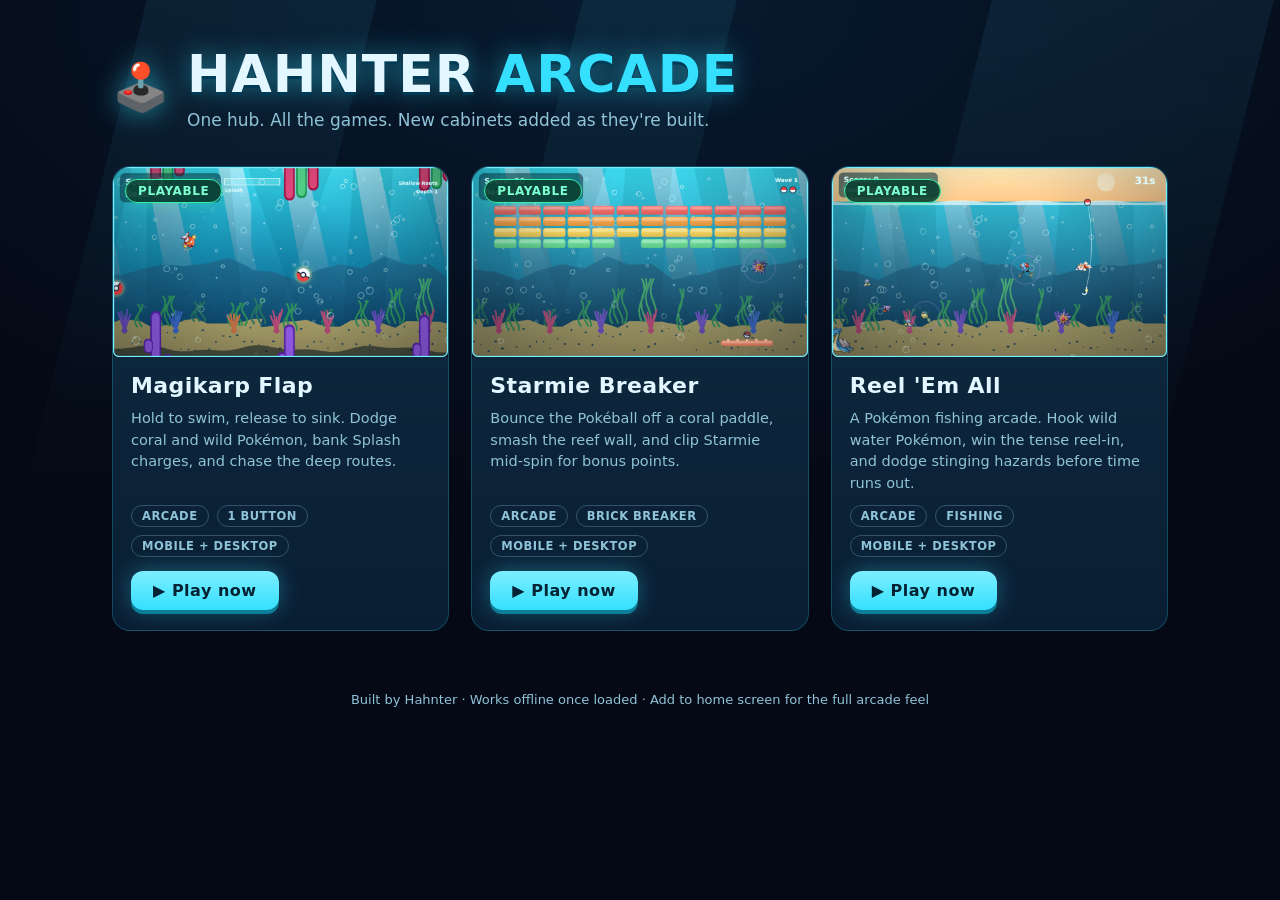
<file: index.html>
<!doctype html>
<html lang="en">
<head>
  <meta charset="utf-8" />
  <meta name="viewport" content="width=device-width, initial-scale=1" />
  <meta name="theme-color" content="#050915" />
  <meta name="description" content="Hahnter Arcade — a growing collection of small browser games. Pick a cabinet and play." />
  <title>Hahnter Arcade</title>
  <link rel="manifest" href="manifest.webmanifest" />
  <link rel="icon" href="games/magikarp-flap/assets/icon-192.png" />
  <link rel="stylesheet" href="hub.css" />
</head>
<body>
  <div class="ocean" aria-hidden="true">
    <span class="ray r1"></span><span class="ray r2"></span><span class="ray r3"></span>
    <span class="bub b1"></span><span class="bub b2"></span><span class="bub b3"></span>
    <span class="bub b4"></span><span class="bub b5"></span><span class="bub b6"></span>
    <span class="bub b7"></span><span class="bub b8"></span>
  </div>

  <header class="hub-header">
    <div class="marquee">
      <span class="glyph" aria-hidden="true">🕹️</span>
      <div>
        <h1>Hahnter <em>Arcade</em></h1>
        <p class="tagline">One hub. All the games. New cabinets added as they're built.</p>
      </div>
    </div>
  </header>

  <main>
    <section class="games" aria-label="Game library">
      <a class="card playable" href="games/magikarp-flap/index.html">
        <div class="thumb">
          <img src="games/magikarp-flap/assets/screenshot.png" alt="Magikarp Flap gameplay screenshot" loading="lazy" />
          <span class="badge live">Playable</span>
        </div>
        <div class="card-body">
          <h2>Magikarp Flap</h2>
          <p>Hold to swim, release to sink. Dodge coral and wild Pokémon, bank Splash charges, and chase the deep routes.</p>
          <ul class="meta">
            <li>Arcade</li><li>1 button</li><li>Mobile + Desktop</li>
          </ul>
          <span class="play-btn">▶ Play now</span>
        </div>
      </a>

      <a class="card playable" href="games/starmie-breaker/index.html">
        <div class="thumb">
          <img src="games/starmie-breaker/assets/screenshot.png" alt="Starmie Breaker gameplay screenshot" loading="lazy" />
          <span class="badge live">Playable</span>
        </div>
        <div class="card-body">
          <h2>Starmie Breaker</h2>
          <p>Bounce the Pokéball off a coral paddle, smash the reef wall, and clip Starmie mid-spin for bonus points.</p>
          <ul class="meta">
            <li>Arcade</li><li>Brick breaker</li><li>Mobile + Desktop</li>
          </ul>
          <span class="play-btn">▶ Play now</span>
        </div>
      </a>

      <a class="card playable" href="games/reel-em-all/index.html">
        <div class="thumb">
          <img src="games/reel-em-all/assets/screenshot.png" alt="Reel 'Em All gameplay screenshot" loading="lazy" />
          <span class="badge live">Playable</span>
        </div>
        <div class="card-body">
          <h2>Reel 'Em All</h2>
          <p>A Pokémon fishing arcade. Hook wild water Pokémon, win the tense reel-in, and dodge stinging hazards before time runs out.</p>
          <ul class="meta">
            <li>Arcade</li><li>Fishing</li><li>Mobile + Desktop</li>
          </ul>
          <span class="play-btn">▶ Play now</span>
        </div>
      </a>
    </section>
  </main>

  <footer class="hub-footer">
    <p>Built by Hahnter · Works offline once loaded · Add to home screen for the full arcade feel</p>
  </footer>

  <script>
    if ('serviceWorker' in navigator) {
      window.addEventListener('load', () => navigator.serviceWorker.register('sw.js'));
    }
  </script>
</body>
</html>
</file>
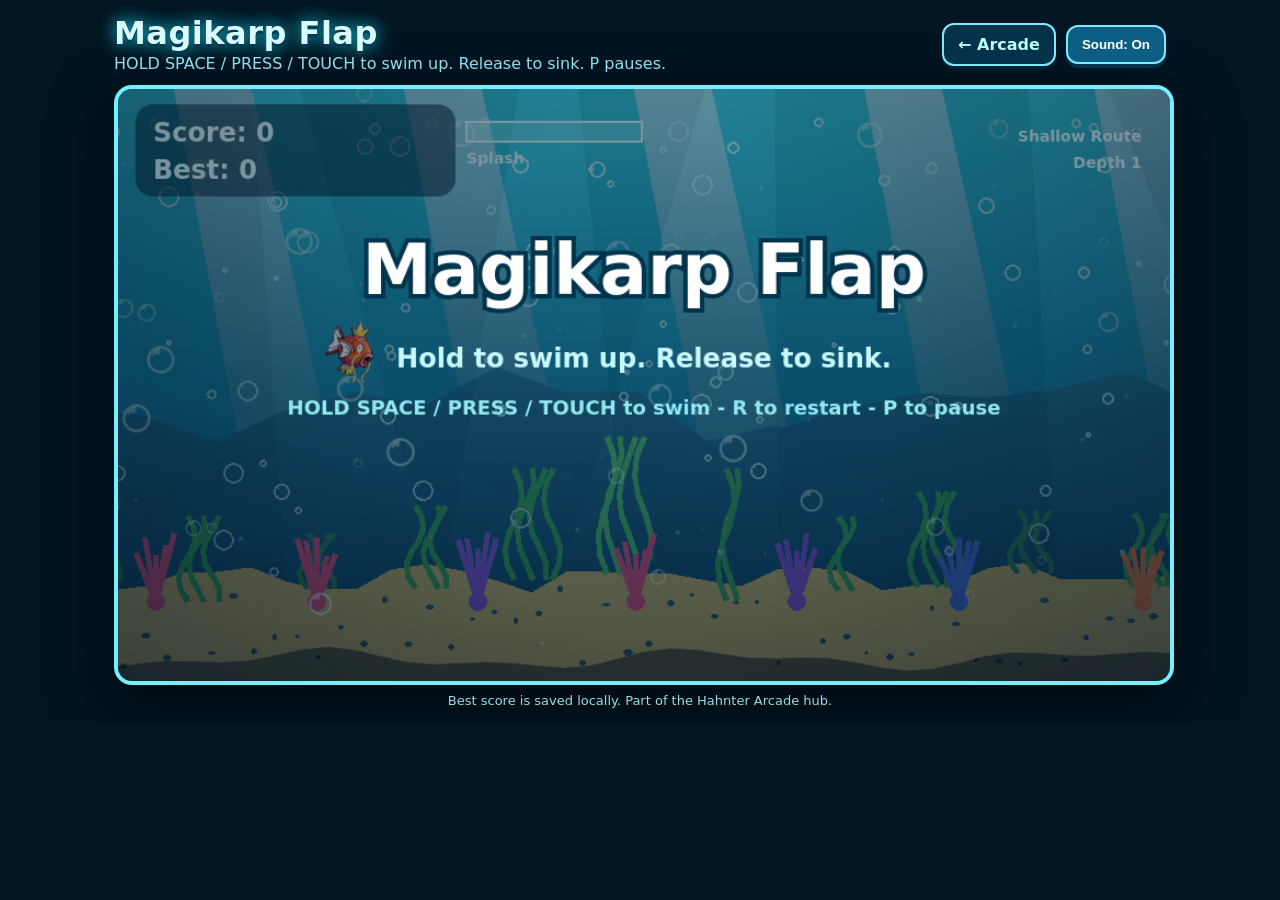
<file: games/magikarp-flap/index.html>
<!doctype html>
<html lang="en">
<head>
  <meta charset="utf-8" />
  <meta name="viewport" content="width=device-width, initial-scale=1, maximum-scale=1, user-scalable=no" />
  <meta name="theme-color" content="#021522" />
  <title>Magikarp Flap · Hahnter Arcade</title>
  <link rel="manifest" href="manifest.webmanifest" />
  <link rel="icon" href="assets/icon-192.png" />
  <link rel="stylesheet" href="style.css" />
</head>
<body>
  <div id="shell">
    <header>
      <div>
        <h1>Magikarp Flap</h1>
        <p>HOLD SPACE / PRESS / TOUCH to swim up. Release to sink. P pauses.</p>
      </div>
      <nav class="top-actions">
        <a class="hub-link" href="../../index.html">← Arcade</a>
        <button id="muteBtn" aria-label="Toggle sound">Sound: On</button>
      </nav>
    </header>
    <canvas id="game" width="960" height="540" aria-label="Magikarp Flap game canvas"></canvas>
    <footer>Best score is saved locally. Part of the Hahnter Arcade hub.</footer>
  </div>
  <script src="game.js"></script>
  <script>
    if ('serviceWorker' in navigator) {
      window.addEventListener('load', () => navigator.serviceWorker.register('../../sw.js'));
    }
  </script>
</body>
</html>
</file>
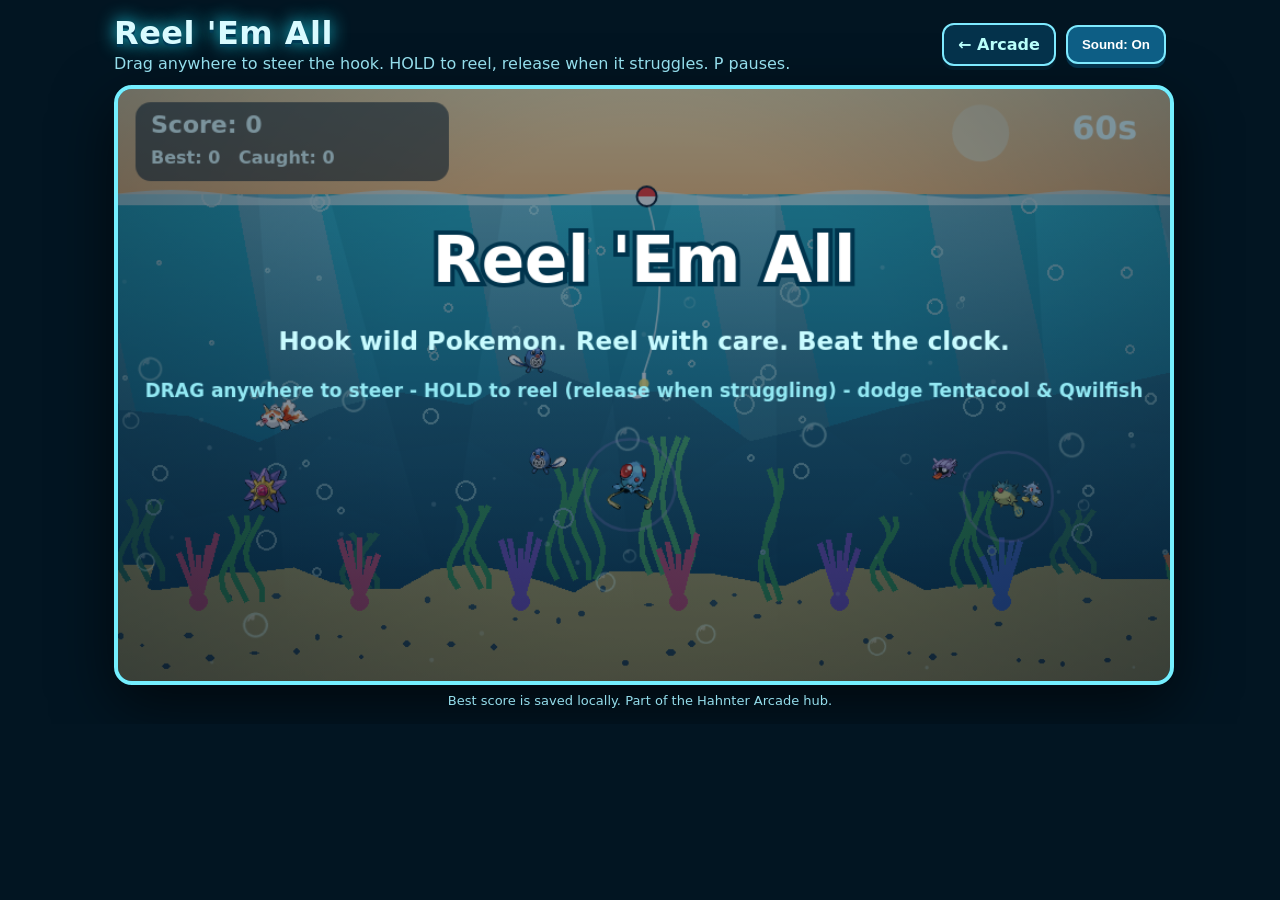
<file: games/reel-em-all/index.html>
<!doctype html>
<html lang="en">
<head>
  <meta charset="utf-8" />
  <meta name="viewport" content="width=device-width, initial-scale=1, maximum-scale=1, user-scalable=no" />
  <meta name="theme-color" content="#021522" />
  <title>Reel 'Em All · Hahnter Arcade</title>
  <link rel="manifest" href="manifest.webmanifest" />
  <link rel="icon" href="assets/icon-192.png" />
  <link rel="stylesheet" href="style.css" />
</head>
<body>
  <div id="shell">
    <header>
      <div>
        <h1>Reel 'Em All</h1>
        <p>Drag anywhere to steer the hook. HOLD to reel, release when it struggles. P pauses.</p>
      </div>
      <nav class="top-actions">
        <a class="hub-link" href="../../index.html">← Arcade</a>
        <button id="muteBtn" aria-label="Toggle sound">Sound: On</button>
      </nav>
    </header>
    <canvas id="game" width="960" height="540" aria-label="Reel 'Em All game canvas"></canvas>
    <footer>Best score is saved locally. Part of the Hahnter Arcade hub.</footer>
  </div>
  <script src="game.js"></script>
  <script>
    if ('serviceWorker' in navigator) {
      window.addEventListener('load', () => navigator.serviceWorker.register('../../sw.js'));
    }
  </script>
</body>
</html>
</file>
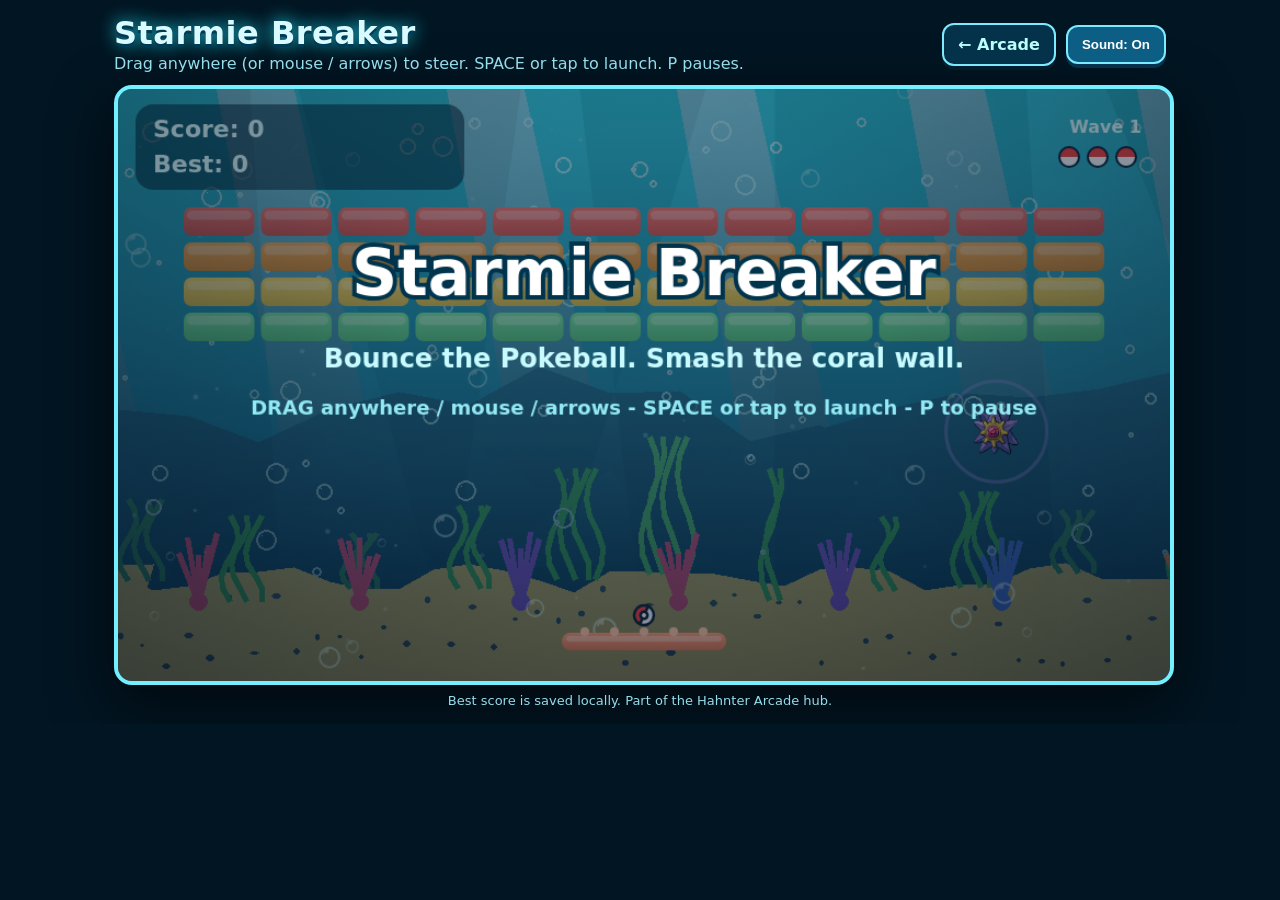
<file: games/starmie-breaker/index.html>
<!doctype html>
<html lang="en">
<head>
  <meta charset="utf-8" />
  <meta name="viewport" content="width=device-width, initial-scale=1, maximum-scale=1, user-scalable=no" />
  <meta name="theme-color" content="#021522" />
  <title>Starmie Breaker · Hahnter Arcade</title>
  <link rel="manifest" href="manifest.webmanifest" />
  <link rel="icon" href="assets/icon-192.png" />
  <link rel="stylesheet" href="style.css" />
</head>
<body>
  <div id="shell">
    <header>
      <div>
        <h1>Starmie Breaker</h1>
        <p>Drag anywhere (or mouse / arrows) to steer. SPACE or tap to launch. P pauses.</p>
      </div>
      <nav class="top-actions">
        <a class="hub-link" href="../../index.html">← Arcade</a>
        <button id="muteBtn" aria-label="Toggle sound">Sound: On</button>
      </nav>
    </header>
    <canvas id="game" width="960" height="540" aria-label="Starmie Breaker game canvas"></canvas>
    <footer>Best score is saved locally. Part of the Hahnter Arcade hub.</footer>
  </div>
  <script src="game.js"></script>
  <script>
    if ('serviceWorker' in navigator) {
      window.addEventListener('load', () => navigator.serviceWorker.register('../../sw.js'));
    }
  </script>
</body>
</html>
</file>
<file: hub.css>
:root {
  --bg: #050915;
  --bg2: #071b30;
  --ink: #e2f7ff;
  --dim: #8fc3d8;
  --neon: #35e0ff;
  --gold: #ffe071;
  --card: #0a1e33;
}

* { box-sizing: border-box; }

html, body {
  margin: 0;
  min-height: 100%;
  color: var(--ink);
  font-family: system-ui, "Segoe UI", Arial, sans-serif;
  background: radial-gradient(120% 90% at 50% 0%, var(--bg2) 0%, var(--bg) 62%) fixed;
}

/* ---- animated ocean backdrop ---- */
.ocean {
  position: fixed;
  inset: 0;
  overflow: hidden;
  pointer-events: none;
  z-index: 0;
}
.ray {
  position: absolute;
  top: -20%;
  width: 18vw;
  height: 80vh;
  background: linear-gradient(180deg, rgba(83, 214, 255, 0.10), rgba(83, 214, 255, 0));
  transform: skewX(-14deg);
  animation: raySway 9s ease-in-out infinite alternate;
}
.r1 { left: 8%; }
.r2 { left: 42%; animation-delay: -3s; width: 12vw; }
.r3 { left: 74%; animation-delay: -6s; width: 22vw; }
@keyframes raySway {
  from { transform: skewX(-18deg) translateX(-3vw); opacity: 0.65; }
  to   { transform: skewX(-9deg) translateX(3vw); opacity: 1; }
}
.bub {
  position: absolute;
  bottom: -60px;
  border-radius: 50%;
  border: 2px solid rgba(140, 226, 255, 0.35);
  background: radial-gradient(circle at 32% 30%, rgba(255,255,255,0.35), rgba(140,226,255,0.06) 60%);
  animation: rise linear infinite;
}
.b1 { left: 6%;  width: 18px; height: 18px; animation-duration: 11s; }
.b2 { left: 18%; width: 10px; height: 10px; animation-duration: 14s; animation-delay: -4s; }
.b3 { left: 33%; width: 26px; height: 26px; animation-duration: 17s; animation-delay: -9s; }
.b4 { left: 47%; width: 12px; height: 12px; animation-duration: 12s; animation-delay: -2s; }
.b5 { left: 61%; width: 20px; height: 20px; animation-duration: 15s; animation-delay: -7s; }
.b6 { left: 72%; width: 9px;  height: 9px;  animation-duration: 10s; animation-delay: -5s; }
.b7 { left: 84%; width: 24px; height: 24px; animation-duration: 18s; animation-delay: -12s; }
.b8 { left: 93%; width: 14px; height: 14px; animation-duration: 13s; animation-delay: -1s; }
@keyframes rise {
  from { transform: translateY(0) translateX(0); opacity: 0; }
  8%   { opacity: 1; }
  to   { transform: translateY(-115vh) translateX(-4vw); opacity: 0; }
}

/* ---- header ---- */
.hub-header, main, .hub-footer { position: relative; z-index: 1; }

.hub-header {
  max-width: 1100px;
  margin: 0 auto;
  padding: 44px 22px 10px;
}
.marquee {
  display: flex;
  align-items: center;
  gap: 18px;
}
.glyph {
  font-size: 46px;
  filter: drop-shadow(0 0 14px rgba(53, 224, 255, 0.6));
}
h1 {
  margin: 0;
  font-size: clamp(30px, 5.5vw, 52px);
  letter-spacing: 1px;
  text-transform: uppercase;
  text-shadow: 0 3px 0 #003b55, 0 0 26px rgba(53, 224, 255, 0.55);
}
h1 em {
  font-style: normal;
  color: var(--neon);
}
.tagline {
  margin: 6px 0 0;
  color: var(--dim);
  font-size: clamp(14px, 2.4vw, 17px);
}

/* ---- game cards ---- */
main {
  max-width: 1100px;
  margin: 0 auto;
  padding: 26px 22px 40px;
}
.games {
  display: grid;
  grid-template-columns: repeat(auto-fill, minmax(300px, 1fr));
  gap: 22px;
}
.card {
  display: flex;
  flex-direction: column;
  background: linear-gradient(180deg, rgba(53, 224, 255, 0.07), rgba(53, 224, 255, 0)) , var(--card);
  border: 1px solid rgba(53, 224, 255, 0.22);
  border-radius: 18px;
  overflow: hidden;
  text-decoration: none;
  color: inherit;
  transition: transform 0.18s ease, box-shadow 0.18s ease, border-color 0.18s ease;
}
.card.playable:hover, .card.playable:focus-visible {
  transform: translateY(-4px);
  border-color: rgba(53, 224, 255, 0.7);
  box-shadow: 0 14px 40px rgba(0, 0, 0, 0.55), 0 0 30px rgba(53, 224, 255, 0.18);
}
.thumb {
  position: relative;
  aspect-ratio: 16 / 9;
  background: #04121f;
}
.thumb img {
  width: 100%;
  height: 100%;
  object-fit: cover;
  display: block;
}
.card.playable:hover .thumb img { filter: brightness(1.1); }
.thumb.empty {
  display: grid;
  place-items: center;
  background:
    repeating-linear-gradient(45deg, rgba(53,224,255,0.05) 0 14px, rgba(53,224,255,0.0) 14px 28px),
    #04121f;
}
.thumb .q {
  font-size: 64px;
  font-weight: 900;
  color: rgba(143, 195, 216, 0.4);
}
.badge {
  position: absolute;
  top: 12px;
  left: 12px;
  padding: 4px 12px;
  border-radius: 999px;
  font-size: 12px;
  font-weight: 800;
  letter-spacing: 0.6px;
  text-transform: uppercase;
  background: rgba(6, 26, 44, 0.85);
  border: 1px solid rgba(143, 195, 216, 0.4);
  color: var(--dim);
}
.badge.live {
  background: rgba(11, 66, 51, 0.9);
  border-color: #38efa8;
  color: #7dffcf;
  box-shadow: 0 0 14px rgba(56, 239, 168, 0.35);
}
.card-body {
  padding: 16px 18px 20px;
  display: flex;
  flex-direction: column;
  gap: 10px;
  flex: 1;
}
.card-body h2 {
  margin: 0;
  font-size: 22px;
  letter-spacing: 0.4px;
}
.card-body p {
  margin: 0;
  color: var(--dim);
  font-size: 14.5px;
  line-height: 1.5;
  flex: 1;
}
.meta {
  list-style: none;
  display: flex;
  flex-wrap: wrap;
  gap: 8px;
  margin: 0;
  padding: 0;
}
.meta li {
  font-size: 11.5px;
  font-weight: 700;
  text-transform: uppercase;
  letter-spacing: 0.5px;
  color: var(--dim);
  border: 1px solid rgba(143, 195, 216, 0.3);
  border-radius: 999px;
  padding: 3px 10px;
}
.play-btn {
  align-self: flex-start;
  margin-top: 4px;
  padding: 10px 22px;
  border-radius: 12px;
  font-weight: 900;
  letter-spacing: 0.5px;
  color: #032334;
  background: linear-gradient(180deg, #7ceeff, var(--neon));
  box-shadow: 0 4px 0 #0b7f99, 0 0 22px rgba(53, 224, 255, 0.35);
  transition: transform 0.12s ease, box-shadow 0.12s ease;
}
.card.playable:active .play-btn {
  transform: translateY(3px);
  box-shadow: 0 1px 0 #0b7f99;
}
.card.soon { opacity: 0.75; }

/* ---- footer ---- */
.hub-footer {
  text-align: center;
  padding: 8px 22px 34px;
  color: var(--dim);
  font-size: 13px;
}
</file>
<file: games/magikarp-flap/style.css>
html,body{margin:0;min-height:100%;background:#021522;color:#d9fbff;font-family:system-ui,Segoe UI,Arial,sans-serif;overflow:hidden;touch-action:none;user-select:none;-webkit-user-select:none;-webkit-touch-callout:none;-webkit-tap-highlight-color:transparent}body{display:grid;place-items:center}#shell{width:min(100vw,1080px);padding:14px;box-sizing:border-box}header{display:flex;align-items:center;justify-content:space-between;gap:12px;margin-bottom:10px}h1{margin:0;font-size:32px;letter-spacing:.5px;text-shadow:0 3px 0 #003b55,0 0 18px #20e6ff}p,footer{margin:2px 0;color:#94ddeb}.top-actions{display:flex;align-items:center;gap:10px}.hub-link{display:inline-block;background:#04324b;color:#b9fffb;text-decoration:none;border:2px solid #7eeaff;border-radius:12px;padding:10px 14px;font-weight:800;box-shadow:0 4px 0 #021d2c;white-space:nowrap}.hub-link:active{transform:translateY(2px);box-shadow:0 2px 0 #021d2c}button{background:#0d5e85;color:white;border:2px solid #7eeaff;border-radius:12px;padding:10px 14px;font-weight:800;box-shadow:0 4px 0 #04324b;cursor:pointer}button:active{transform:translateY(2px);box-shadow:0 2px 0 #04324b}canvas{width:100%;height:auto;display:block;border:4px solid #74efff;border-radius:18px;background:#0b8fbd;box-shadow:0 20px 60px #0009, inset 0 0 35px #9ff8ff55;image-rendering:auto;touch-action:none;user-select:none;-webkit-user-select:none;-webkit-touch-callout:none}footer{text-align:center;margin-top:8px;font-size:13px}@media(max-width:820px) and (orientation:portrait){body{display:block}#shell{width:100vw;height:100dvh;padding:0;display:grid;grid-template-rows:auto 1fr}header{padding:8px 10px;margin:0;background:#021522;box-sizing:border-box}h1{font-size:22px}p{font-size:12px;line-height:1.2}button{padding:8px 10px;border-radius:8px}.hub-link{padding:8px 10px;border-radius:8px}canvas{width:100vw;height:calc(100dvh - 58px);object-fit:contain;border:0;border-radius:0;box-shadow:none}footer{display:none}}@media(max-height:650px){header,footer{display:none}#shell{padding:0}canvas{border-radius:0;border:0;width:100vw;height:100vh;object-fit:contain}}
</file>
<file: games/reel-em-all/style.css>
html,body{margin:0;min-height:100%;background:#021522;color:#d9fbff;font-family:system-ui,Segoe UI,Arial,sans-serif;overflow:hidden;touch-action:none;user-select:none;-webkit-user-select:none;-webkit-touch-callout:none;-webkit-tap-highlight-color:transparent}body{display:grid;place-items:center}#shell{width:min(100vw,1080px);padding:14px;box-sizing:border-box}header{display:flex;align-items:center;justify-content:space-between;gap:12px;margin-bottom:10px}h1{margin:0;font-size:32px;letter-spacing:.5px;text-shadow:0 3px 0 #003b55,0 0 18px #20e6ff}p,footer{margin:2px 0;color:#94ddeb}.top-actions{display:flex;align-items:center;gap:10px}.hub-link{display:inline-block;background:#04324b;color:#b9fffb;text-decoration:none;border:2px solid #7eeaff;border-radius:12px;padding:10px 14px;font-weight:800;box-shadow:0 4px 0 #021d2c;white-space:nowrap}.hub-link:active{transform:translateY(2px);box-shadow:0 2px 0 #021d2c}button{background:#0d5e85;color:white;border:2px solid #7eeaff;border-radius:12px;padding:10px 14px;font-weight:800;box-shadow:0 4px 0 #04324b;cursor:pointer}button:active{transform:translateY(2px);box-shadow:0 2px 0 #04324b}canvas{width:100%;height:auto;display:block;border:4px solid #74efff;border-radius:18px;background:#0b8fbd;box-shadow:0 20px 60px #0009, inset 0 0 35px #9ff8ff55;image-rendering:auto;touch-action:none;user-select:none;-webkit-user-select:none;-webkit-touch-callout:none}footer{text-align:center;margin-top:8px;font-size:13px}@media(max-width:820px) and (orientation:portrait){body{display:block}#shell{width:100vw;height:100dvh;padding:0;display:grid;grid-template-rows:auto 1fr}header{padding:8px 10px;margin:0;background:#021522;box-sizing:border-box}h1{font-size:22px}p{font-size:12px;line-height:1.2}button{padding:8px 10px;border-radius:8px}.hub-link{padding:8px 10px;border-radius:8px}canvas{width:100vw;height:calc(100dvh - 58px);object-fit:contain;border:0;border-radius:0;box-shadow:none}footer{display:none}}@media(max-height:650px){header,footer{display:none}#shell{padding:0}canvas{border-radius:0;border:0;width:100vw;height:100vh;object-fit:contain}}
</file>
<file: games/starmie-breaker/style.css>
html,body{margin:0;min-height:100%;background:#021522;color:#d9fbff;font-family:system-ui,Segoe UI,Arial,sans-serif;overflow:hidden;touch-action:none;user-select:none;-webkit-user-select:none;-webkit-touch-callout:none;-webkit-tap-highlight-color:transparent}body{display:grid;place-items:center}#shell{width:min(100vw,1080px);padding:14px;box-sizing:border-box}header{display:flex;align-items:center;justify-content:space-between;gap:12px;margin-bottom:10px}h1{margin:0;font-size:32px;letter-spacing:.5px;text-shadow:0 3px 0 #003b55,0 0 18px #20e6ff}p,footer{margin:2px 0;color:#94ddeb}.top-actions{display:flex;align-items:center;gap:10px}.hub-link{display:inline-block;background:#04324b;color:#b9fffb;text-decoration:none;border:2px solid #7eeaff;border-radius:12px;padding:10px 14px;font-weight:800;box-shadow:0 4px 0 #021d2c;white-space:nowrap}.hub-link:active{transform:translateY(2px);box-shadow:0 2px 0 #021d2c}button{background:#0d5e85;color:white;border:2px solid #7eeaff;border-radius:12px;padding:10px 14px;font-weight:800;box-shadow:0 4px 0 #04324b;cursor:pointer}button:active{transform:translateY(2px);box-shadow:0 2px 0 #04324b}canvas{width:100%;height:auto;display:block;border:4px solid #74efff;border-radius:18px;background:#0b8fbd;box-shadow:0 20px 60px #0009, inset 0 0 35px #9ff8ff55;image-rendering:auto;touch-action:none;user-select:none;-webkit-user-select:none;-webkit-touch-callout:none}footer{text-align:center;margin-top:8px;font-size:13px}@media(max-width:820px) and (orientation:portrait){body{display:block}#shell{width:100vw;height:100dvh;padding:0;display:grid;grid-template-rows:auto 1fr}header{padding:8px 10px;margin:0;background:#021522;box-sizing:border-box}h1{font-size:22px}p{font-size:12px;line-height:1.2}button{padding:8px 10px;border-radius:8px}.hub-link{padding:8px 10px;border-radius:8px}canvas{width:100vw;height:calc(100dvh - 58px);object-fit:contain;border:0;border-radius:0;box-shadow:none}footer{display:none}}@media(max-height:650px){header,footer{display:none}#shell{padding:0}canvas{border-radius:0;border:0;width:100vw;height:100vh;object-fit:contain}}
</file>
